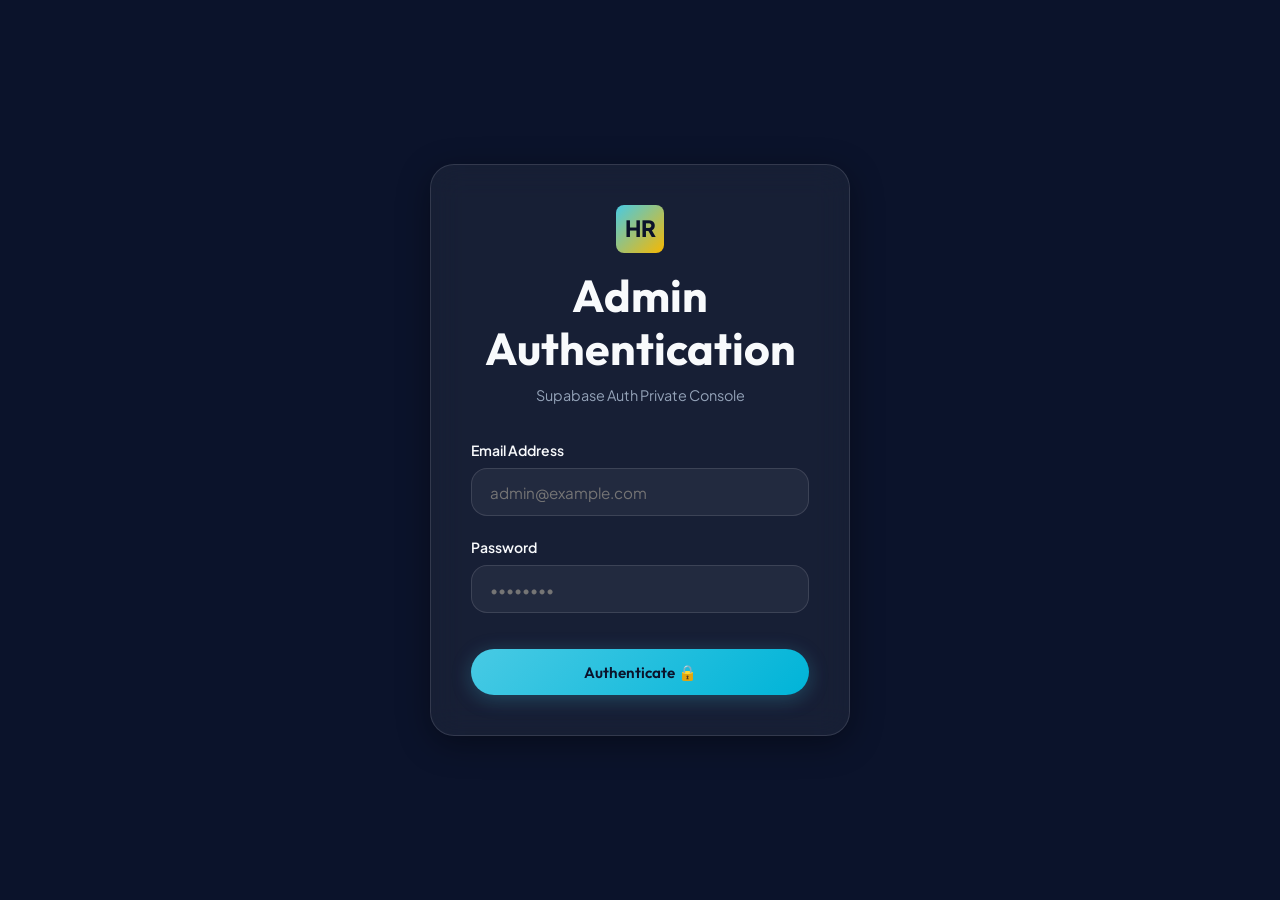
<file: docs/admin/index.html>
<!DOCTYPE html>
<html lang="en" data-theme="dark">
<head>
  <meta charset="UTF-8">
  <meta name="viewport" content="width=device-width, initial-scale=1.0">
  <title>Private Admin Portal | HR Automation Consulting</title>
  <meta name="robots" content="noindex, nofollow">
  
  <!-- CSS Stylesheet -->
  <link rel="stylesheet" href="../css/styles.css">
  <style>
    /* Admin Specific Panel Styles */
    .admin-layout {
      display: flex;
      min-height: 100vh;
    }
    .admin-sidebar {
      width: 260px;
      background: var(--bg-surface-glass);
      backdrop-filter: blur(20px);
      border-right: 1px solid var(--border-glass);
      padding: 2rem 1.5rem;
      display: flex;
      flex-direction: column;
    }
    .admin-main {
      flex: 1;
      padding: 2.5rem;
      overflow-y: auto;
    }
    .admin-menu {
      list-style: none;
      margin-top: 2rem;
      display: flex;
      flex-direction: column;
      gap: 0.5rem;
    }
    .admin-menu button {
      width: 100%;
      text-align: left;
      padding: 0.8rem 1rem;
      border-radius: var(--radius-md);
      background: none;
      border: 1px solid transparent;
      color: var(--text-secondary);
      font-family: var(--font-heading);
      font-weight: 600;
      cursor: pointer;
      transition: all var(--transition-fast);
    }
    .admin-menu button:hover, .admin-menu button.active {
      background: var(--bg-glass-card);
      border-color: var(--accent-teal);
      color: var(--accent-teal);
    }
    .admin-table {
      width: 100%;
      border-collapse: collapse;
      margin-top: 1.5rem;
    }
    .admin-table th, .admin-table td {
      padding: 1rem;
      text-align: left;
      border-bottom: 1px solid var(--border-glass);
    }
    .admin-table th {
      color: var(--text-muted);
      font-size: 0.85rem;
      text-transform: uppercase;
      letter-spacing: 1px;
    }
    .status-badge {
      display: inline-block;
      padding: 0.25rem 0.65rem;
      border-radius: var(--radius-full);
      font-size: 0.75rem;
      font-weight: 700;
      text-transform: uppercase;
    }
    .status-new { background: rgba(247, 184, 1, 0.2); color: var(--accent-gold); border: 1px solid var(--accent-gold); }
    .status-contacted { background: rgba(72, 202, 228, 0.2); color: var(--accent-teal); border: 1px solid var(--accent-teal); }
    .status-closed { background: rgba(100, 116, 139, 0.2); color: var(--text-muted); border: 1px solid var(--text-muted); }
    
    .switch {
      position: relative;
      display: inline-block;
      width: 50px;
      height: 26px;
    }
    .switch input { opacity: 0; width: 0; height: 0; }
    .slider {
      position: absolute; cursor: pointer; top: 0; left: 0; right: 0; bottom: 0;
      background-color: #334155; transition: .4s; border-radius: 34px;
    }
    .slider:before {
      position: absolute; content: ""; height: 18px; width: 18px; left: 4px; bottom: 4px;
      background-color: white; transition: .4s; border-radius: 50%;
    }
    input:checked + .slider { background-color: var(--accent-teal); }
    input:checked + .slider:before { transform: translateX(24px); }

    /* Login Modal Overlay */
    .login-overlay {
      position: fixed;
      top: 0; left: 0; right: 0; bottom: 0;
      background: var(--bg-primary);
      z-index: 3000;
      display: flex;
      align-items: center;
      justify-content: center;
      padding: 1.5rem;
    }
    .login-box {
      width: 100%;
      max-width: 420px;
      padding: 2.5rem;
    }
  </style>

  <!-- App JavaScript Modules -->
  <script src="../js/config.js" defer></script>
  <script src="admin.js" defer></script>
</head>
<body>

  <!-- ==================== AUTHENTICATION OVERLAY ==================== -->
  <div class="login-overlay" id="admin-login-overlay">
    <div class="glass-panel login-box">
      <div style="text-align: center; margin-bottom: 2rem;">
        <span class="logo-badge" style="margin: 0 auto 1rem; width: 48px; height: 48px; font-size: 1.4rem;">HR</span>
        <h2>Admin Authentication</h2>
        <p style="font-size: 0.9rem; margin-top: 0.5rem;">Supabase Auth Private Console</p>
      </div>

      <div id="login-error-msg" class="toast-alert toast-error"></div>

      <form id="admin-login-form">
        <div class="form-group">
          <label for="admin-email">Email Address</label>
          <input type="email" id="admin-email" class="form-input" placeholder="admin@example.com" required>
        </div>

        <div class="form-group">
          <label for="admin-password">Password</label>
          <input type="password" id="admin-password" class="form-input" placeholder="••••••••" required>
        </div>

        <button type="submit" class="btn btn-primary" style="width: 100%; margin-top: 1rem;">
          Authenticate 🔒
        </button>
      </form>
    </div>
  </div>

  <!-- ==================== MAIN ADMIN DASHBOARD ==================== -->
  <div class="admin-layout" id="admin-dashboard-layout" style="display: none;">
    <aside class="admin-sidebar">
      <div class="logo" style="margin-bottom: 1.5rem;">
        <span class="logo-badge">HR</span>
        <span>Admin<span class="text-gold">Panel</span></span>
      </div>

      <div style="font-size: 0.8rem; color: var(--text-muted); padding-bottom: 1rem; border-bottom: 1px solid var(--border-glass);">
        Logged in as: <strong id="user-email-display" style="color: var(--accent-teal);">admin</strong>
      </div>

      <ul class="admin-menu">
        <li><button class="active" data-tab="tab-leads">📥 Contact Leads</button></li>
        <li><button data-tab="tab-features">🎛️ Feature Toggles</button></li>
        <li><button data-tab="tab-portfolio">💼 Portfolio Projects</button></li>
        <li><button data-tab="tab-blog">📝 Blog Articles</button></li>
        <li><button data-tab="tab-profile">👤 Profile & Intro Video</button></li>
      </ul>

      <div style="margin-top: auto;">
        <button id="admin-logout-btn" class="btn btn-secondary" style="width: 100%;">
          Logout 🚪
        </button>
      </div>
    </aside>

    <main class="admin-main">
      <!-- LEADS TAB -->
      <section id="tab-leads" class="admin-tab-content">
        <div style="display: flex; align-items: center; justify-content: space-between; margin-bottom: 2rem;">
          <div>
            <h2>Inquiry Leads & Form Submissions</h2>
            <p>Track prospective client submissions from the public website.</p>
          </div>
          <div>
            <select id="lead-status-filter" class="form-select" style="width: auto;">
              <option value="">All Statuses</option>
              <option value="new">New Only</option>
              <option value="contacted">Contacted</option>
              <option value="closed">Closed</option>
            </select>
          </div>
        </div>

        <div class="glass-panel" style="padding: 1.5rem;">
          <table class="admin-table">
            <thead>
              <tr>
                <th>Date</th>
                <th>Client Name</th>
                <th>Email / Phone</th>
                <th>Service Interest</th>
                <th>Status</th>
                <th>Actions</th>
              </tr>
            </thead>
            <tbody id="leads-table-body">
              <!-- Rendered via JS -->
            </tbody>
          </table>
        </div>
      </section>

      <!-- FEATURE TOGGLES TAB -->
      <section id="tab-features" class="admin-tab-content" style="display: none;">
        <h2 style="margin-bottom: 0.5rem;">Public Section Feature Toggles</h2>
        <p style="margin-bottom: 2rem;">Instantly enable or disable public website sections without code deploys.</p>

        <div class="glass-panel" style="padding: 2rem; max-width: 650px;">
          <div style="display: flex; flex-direction: column; gap: 1.5rem;">
            <div style="display: flex; align-items: center; justify-content: space-between;">
              <div>
                <h4>Services Section</h4>
                <p style="font-size: 0.85rem;">Display core consulting services grid</p>
              </div>
              <label class="switch">
                <input type="checkbox" id="toggle-services" data-feature="services">
                <span class="slider"></span>
              </label>
            </div>

            <div style="display: flex; align-items: center; justify-content: space-between;">
              <div>
                <h4>Portfolio Section</h4>
                <p style="font-size: 0.85rem;">Display project showcase cards & YouTube demo embeds</p>
              </div>
              <label class="switch">
                <input type="checkbox" id="toggle-portfolio" data-feature="portfolio">
                <span class="slider"></span>
              </label>
            </div>

            <div style="display: flex; align-items: center; justify-content: space-between;">
              <div>
                <h4>Case Studies Section</h4>
                <p style="font-size: 0.85rem;">Display detailed project write-ups</p>
              </div>
              <label class="switch">
                <input type="checkbox" id="toggle-case_studies" data-feature="case_studies">
                <span class="slider"></span>
              </label>
            </div>

            <div style="display: flex; align-items: center; justify-content: space-between;">
              <div>
                <h4>Testimonials Section</h4>
                <p style="font-size: 0.85rem;">Display client review quotes</p>
              </div>
              <label class="switch">
                <input type="checkbox" id="toggle-testimonials" data-feature="testimonials">
                <span class="slider"></span>
              </label>
            </div>

            <div style="display: flex; align-items: center; justify-content: space-between;">
              <div>
                <h4>Blog Section</h4>
                <p style="font-size: 0.85rem;">Display articles and LinkedIn excerpt links</p>
              </div>
              <label class="switch">
                <input type="checkbox" id="toggle-blog" data-feature="blog">
                <span class="slider"></span>
              </label>
            </div>
          </div>
        </div>
      </section>

      <!-- PORTFOLIO CRUD TAB -->
      <section id="tab-portfolio" class="admin-tab-content" style="display: none;">
        <h2>Manage Portfolio Showcase</h2>
        <p style="margin-bottom: 2rem;">Add and edit portfolio cards displayed on the public site.</p>

        <div class="glass-panel" style="padding: 2rem; margin-bottom: 2rem;">
          <h3>Add New Portfolio Project</h3>
          <form id="portfolio-form" style="margin-top: 1rem;">
            <div class="form-group">
              <label>Project Title *</label>
              <input type="text" id="port-title" class="form-input" required>
            </div>
            <div class="form-group">
              <label>Description *</label>
              <textarea id="port-desc" class="form-textarea" required></textarea>
            </div>
            <div class="form-group">
              <label>Tech Pills (comma separated)</label>
              <input type="text" id="port-pills" class="form-input" placeholder="Python, Power BI, Excel VBA">
            </div>
            <div class="form-group">
              <label>External Link (GitHub or Demo)</label>
              <input type="url" id="port-link" class="form-input">
            </div>
            <div class="form-group">
              <label>Embedded YouTube Demo Video URL</label>
              <input type="url" id="port-youtube" class="form-input" placeholder="https://www.youtube.com/watch?v=...">
            </div>
            <button type="submit" class="btn btn-primary">Save Project</button>
          </form>
        </div>

        <div class="glass-panel" style="padding: 1.5rem;">
          <h3>Existing Portfolio Projects</h3>
          <div id="portfolio-list" style="margin-top: 1rem;"></div>
        </div>
      </section>

      <!-- BLOG CRUD TAB -->
      <section id="tab-blog" class="admin-tab-content" style="display: none;">
        <h2>Manage Blog Articles</h2>
        <p style="margin-bottom: 2rem;">Publish article excerpts and LinkedIn post links.</p>

        <div class="glass-panel" style="padding: 2rem; margin-bottom: 2rem;">
          <h3>Add New Blog Post</h3>
          <form id="blog-form" style="margin-top: 1rem;">
            <div class="form-group">
              <label>Article Title *</label>
              <input type="text" id="blog-title" class="form-input" required>
            </div>
            <div class="form-group">
              <label>Short Excerpt (Displayed on site) *</label>
              <textarea id="blog-excerpt" class="form-textarea" required></textarea>
            </div>
            <div class="form-group">
              <label>Full Content (Displayed inside Modal Viewer) *</label>
              <textarea id="blog-full-content" class="form-textarea" style="min-height: 160px;" required></textarea>
            </div>
            <div class="form-group">
              <label>LinkedIn Article URL</label>
              <input type="url" id="blog-linkedin" class="form-input" placeholder="https://www.linkedin.com/posts/...">
            </div>
            <button type="submit" class="btn btn-primary">Publish Post</button>
          </form>
        </div>
      </section>

      <!-- PROFILE MANAGEMENT TAB -->
      <section id="tab-profile" class="admin-tab-content" style="display: none;">
        <h2>Site Profile & Intro Video</h2>
        <p style="margin-bottom: 2rem;">Update profile photo, intro YouTube video link, and hero bio text.</p>

        <div class="glass-panel" style="padding: 2rem; max-width: 650px;">
          <form id="profile-form">
            <div class="form-group">
              <label>Profile Photo Image URL</label>
              <input type="url" id="prof-photo-url" class="form-input" required>
            </div>
            <div class="form-group">
              <label>Intro YouTube Video Embed URL</label>
              <input type="url" id="prof-video-url" class="form-input" required>
            </div>
            <div class="form-group">
              <label>Bio Headline</label>
              <input type="text" id="prof-headline" class="form-input" required>
            </div>
            <div class="form-group">
              <label>Bio Summary</label>
              <textarea id="prof-summary" class="form-textarea" required></textarea>
            </div>
            <button type="submit" class="btn btn-primary">Update Profile Settings</button>
          </form>
        </div>
      </section>
    </main>
  </div>

</body>
</html>
</file>
<file: docs/css/styles.css>
/* ==========================================================================
   HR SYSTEMS & AUTOMATION CONSULTING - GLASSMORPHISM DESIGN SYSTEM
   Brand Palette: Deep Navy, Ghanaian Gold, Electric Teal
   ========================================================================== */

@import url('https://fonts.googleapis.com/css2?family=Plus+Jakarta+Sans:wght@300;400;500;600;700;800&family=Outfit:wght@400;500;600;700;800&display=swap');

/* --- Theme Design Tokens --- */
:root {
  /* Color Palette - Dark Mode Default */
  --bg-primary: #0b132b;
  --bg-secondary: #1c2541;
  --bg-surface-glass: rgba(28, 37, 65, 0.45);
  --bg-glass-card: rgba(255, 255, 255, 0.05);
  --border-glass: rgba(255, 255, 255, 0.12);
  --border-glass-hover: rgba(72, 202, 228, 0.4);

  --text-primary: #f8fafc;
  --text-secondary: #94a3b8;
  --text-muted: #64748b;

  --accent-gold: #f7b801;
  --accent-gold-glow: rgba(247, 184, 1, 0.25);
  --accent-teal: #48cae4;
  --accent-teal-deep: #00b4d8;
  --accent-teal-glow: rgba(72, 202, 228, 0.25);

  --shadow-glass: 0 8px 32px 0 rgba(0, 0, 0, 0.37);
  --shadow-glow-teal: 0 0 25px rgba(72, 202, 228, 0.2);
  --shadow-glow-gold: 0 0 25px rgba(247, 184, 1, 0.2);

  --font-heading: 'Outfit', sans-serif;
  --font-body: 'Plus Jakarta Sans', sans-serif;

  --radius-sm: 8px;
  --radius-md: 16px;
  --radius-lg: 24px;
  --radius-full: 9999px;

  --transition-fast: 0.2s cubic-bezier(0.4, 0, 0.2, 1);
  --transition-normal: 0.35s cubic-bezier(0.4, 0, 0.2, 1);
  --transition-slow: 0.6s cubic-bezier(0.16, 1, 0.3, 1);
}

/* Light Mode Overrides */
[data-theme="light"] {
  --bg-primary: #f0f4f8;
  --bg-secondary: #ffffff;
  --bg-surface-glass: rgba(255, 255, 255, 0.7);
  --bg-glass-card: rgba(255, 255, 255, 0.65);
  --border-glass: rgba(11, 19, 43, 0.1);
  --border-glass-hover: rgba(0, 180, 216, 0.5);

  --text-primary: #0b132b;
  --text-secondary: #334155;
  --text-muted: #64748b;

  --accent-gold: #d4af37;
  --accent-gold-glow: rgba(212, 175, 55, 0.2);
  --accent-teal: #0096c7;
  --accent-teal-deep: #0077b6;
  --accent-teal-glow: rgba(0, 150, 199, 0.15);

  --shadow-glass: 0 8px 30px rgba(11, 19, 43, 0.08);
  --shadow-glow-teal: 0 0 20px rgba(0, 150, 199, 0.15);
  --shadow-glow-gold: 0 0 20px rgba(212, 175, 55, 0.15);
}

/* --- Base & Reset --- */
*,
*::before,
*::after {
  box-sizing: border-box;
  margin: 0;
  padding: 0;
}

html {
  font-size: 16px;
  scroll-behavior: initial;
  /* Driven by Lenis */
}

body {
  font-family: var(--font-body);
  background-color: var(--bg-primary);
  color: var(--text-primary);
  line-height: 1.6;
  overflow-x: hidden;
  transition: background-color var(--transition-normal), color var(--transition-normal);
  background-image:
    radial-gradient(circle at 15% 15%, var(--accent-teal-glow) 0%, transparent 40%),
    radial-gradient(circle at 85% 65%, var(--accent-gold-glow) 0%, transparent 45%);
  background-attachment: fixed;
}

h1,
h2,
h3,
h4,
h5,
h6 {
  font-family: var(--font-heading);
  color: var(--text-primary);
  font-weight: 700;
  line-height: 1.2;
}

h1 {
  font-size: clamp(2.2rem, 5vw, 4rem);
}

h2 {
  font-size: clamp(1.8rem, 3.5vw, 2.8rem);
}

h3 {
  font-size: clamp(1.3rem, 2.5vw, 1.8rem);
}

p {
  color: var(--text-secondary);
}

a {
  color: var(--accent-teal);
  text-decoration: none;
  transition: color var(--transition-fast);
}

a:hover {
  color: var(--accent-teal-deep);
}

img,
iframe {
  max-width: 100%;
  height: auto;
  display: block;
}

/* --- Glassmorphism Utility Classes --- */
.glass-panel {
  background: var(--bg-glass-card);
  backdrop-filter: blur(16px);
  -webkit-backdrop-filter: blur(16px);
  border: 1px solid var(--border-glass);
  border-radius: var(--radius-lg);
  box-shadow: var(--shadow-glass);
  transition: border-color var(--transition-normal), transform var(--transition-normal), box-shadow var(--transition-normal);
}

.glass-panel:hover {
  border-color: var(--border-glass-hover);
  box-shadow: var(--shadow-glass), var(--shadow-glow-teal);
}

.glass-nav {
  background: var(--bg-surface-glass);
  backdrop-filter: blur(20px);
  -webkit-backdrop-filter: blur(20px);
  border-bottom: 1px solid var(--border-glass);
}

/* --- Container & Layout --- */
.container {
  width: 90%;
  max-width: 1200px;
  margin: 0 auto;
  padding: 0 clamp(1rem, 2vw, 2rem);
}

.section {
  padding: clamp(4rem, 8vw, 7rem) 0;
  position: relative;
}

.section-header {
  text-align: center;
  max-width: 700px;
  margin: 0 auto clamp(2.5rem, 5vw, 4rem);
}

.section-tag {
  display: inline-block;
  font-family: var(--font-heading);
  font-size: 0.875rem;
  font-weight: 700;
  letter-spacing: 1.5px;
  text-transform: uppercase;
  color: var(--accent-gold);
  background: rgba(247, 184, 1, 0.12);
  border: 1px solid rgba(247, 184, 1, 0.3);
  padding: 0.35rem 1rem;
  border-radius: var(--radius-full);
  margin-bottom: 1rem;
}

.text-gradient {
  background: linear-gradient(135deg, var(--text-primary) 30%, var(--accent-teal) 100%);
  -webkit-background-clip: text;
  -webkit-text-fill-color: transparent;
}

.text-gold {
  color: var(--accent-gold);
}

/* --- Navigation Bar --- */
.header-nav {
  position: fixed;
  top: 0;
  left: 0;
  right: 0;
  z-index: 1000;
  padding: 1rem 0;
  transition: padding var(--transition-normal);
}

.nav-wrapper {
  display: flex;
  align-items: center;
  justify-content: space-between;
}

.logo {
  font-family: var(--font-heading);
  font-size: 1.35rem;
  font-weight: 800;
  color: var(--text-primary);
  display: flex;
  align-items: center;
  gap: 0.5rem;
}

.logo-badge {
  background: linear-gradient(135deg, var(--accent-teal), var(--accent-gold));
  color: #0b132b;
  width: 36px;
  height: 36px;
  border-radius: var(--radius-sm);
  display: flex;
  align-items: center;
  justify-content: center;
  font-weight: 800;
  font-size: 1.1rem;
}

.nav-links {
  display: flex;
  align-items: center;
  gap: 2rem;
  list-style: none;
}

.nav-links a {
  color: var(--text-secondary);
  font-weight: 500;
  font-size: 0.95rem;
}

.nav-links a:hover,
.nav-links a.active {
  color: var(--accent-teal);
}

.theme-toggle-btn {
  background: var(--bg-glass-card);
  border: 1px solid var(--border-glass);
  color: var(--text-primary);
  width: 42px;
  height: 42px;
  border-radius: var(--radius-full);
  display: flex;
  align-items: center;
  justify-content: center;
  cursor: pointer;
  font-size: 1.2rem;
  transition: all var(--transition-fast);
}

.theme-toggle-btn:hover {
  border-color: var(--accent-gold);
  transform: rotate(15deg);
}

.mobile-menu-btn {
  display: none;
  background: none;
  border: none;
  color: var(--text-primary);
  font-size: 1.5rem;
  cursor: pointer;
}

/* --- Hero Section --- */
.hero {
  padding-top: clamp(8rem, 12vw, 11rem);
  padding-bottom: clamp(4rem, 8vw, 6rem);
}

.hero-grid {
  display: grid;
  grid-template-columns: 1.1fr 0.9fr;
  gap: clamp(2rem, 5vw, 4rem);
  align-items: center;
}

.hero-content h1 {
  margin-bottom: 1.25rem;
}

.hero-subtitle {
  font-size: clamp(1.05rem, 2vw, 1.25rem);
  color: var(--text-secondary);
  margin-bottom: 2rem;
}

.badge-pills {
  display: flex;
  flex-wrap: wrap;
  gap: 0.75rem;
  margin-bottom: 2rem;
}

.badge-pill {
  background: var(--bg-glass-card);
  border: 1px solid var(--border-glass);
  padding: 0.4rem 0.9rem;
  border-radius: var(--radius-full);
  font-size: 0.85rem;
  font-weight: 600;
  color: var(--text-secondary);
}

.hero-cta-group {
  display: flex;
  align-items: center;
  gap: 1.25rem;
  flex-wrap: wrap;
}

.btn {
  display: inline-flex;
  align-items: center;
  justify-content: center;
  gap: 0.6rem;
  padding: 0.85rem 1.8rem;
  border-radius: var(--radius-full);
  font-family: var(--font-heading);
  font-weight: 600;
  font-size: 0.95rem;
  cursor: pointer;
  transition: all var(--transition-normal);
  border: none;
}

.btn-primary {
  background: linear-gradient(135deg, var(--accent-teal), var(--accent-teal-deep));
  color: #0b132b;
  box-shadow: 0 4px 20px var(--accent-teal-glow);
}

.btn-primary:hover {
  transform: translateY(-3px);
  box-shadow: 0 8px 30px rgba(72, 202, 228, 0.4);
  color: #0b132b;
}

.btn-secondary {
  background: var(--bg-glass-card);
  border: 1px solid var(--border-glass);
  color: var(--text-primary);
}

.btn-secondary:hover {
  border-color: var(--accent-gold);
  color: var(--accent-gold);
  transform: translateY(-3px);
}

.hero-visual {
  position: relative;
}

.hero-card {
  padding: 1.5rem;
  text-align: center;
}

.profile-img-container {
  width: 140px;
  height: 140px;
  margin: 0 auto 1.25rem;
  border-radius: var(--radius-full);
  padding: 4px;
  background: linear-gradient(135deg, var(--accent-teal), var(--accent-gold));
}

.profile-img-container img {
  width: 100%;
  height: 100%;
  object-fit: cover;
  border-radius: var(--radius-full);
}

.video-container {
  position: relative;
  width: 100%;
  padding-bottom: 56.25%;
  /* 16:9 Aspect Ratio */
  height: 0;
  border-radius: var(--radius-md);
  overflow: hidden;
  margin-top: 1rem;
  border: 1px solid var(--border-glass);
}

.video-container iframe {
  position: absolute;
  top: 0;
  left: 0;
  width: 100%;
  height: 100%;
  border: none;
}

/* --- Slideshow Carousel --- */
.slideshow-wrapper {
  position: relative;
  overflow: hidden;
  border-radius: var(--radius-lg);
  border: 1px solid var(--border-glass);
  background: var(--bg-glass-card);
  height: clamp(320px, 45vw, 520px);
}

.slideshow-track {
  display: flex;
  height: 100%;
  transition: transform var(--transition-slow);
}

.slide-item {
  min-width: 100%;
  height: 100%;
  position: relative;
}

.slide-item img {
  width: 100%;
  height: 100%;
  object-fit: cover;
}

.slide-caption {
  position: absolute;
  bottom: 0;
  left: 0;
  right: 0;
  padding: 2rem 2rem 1.5rem;
  background: linear-gradient(to top, rgba(11, 19, 43, 0.95), transparent);
  color: #ffffff;
  font-size: 1.1rem;
  font-weight: 500;
}

.slideshow-btn {
  position: absolute;
  top: 50%;
  transform: translateY(-50%);
  background: rgba(11, 19, 43, 0.6);
  backdrop-filter: blur(8px);
  border: 1px solid var(--border-glass);
  color: #ffffff;
  width: 48px;
  height: 48px;
  border-radius: var(--radius-full);
  display: flex;
  align-items: center;
  justify-content: center;
  cursor: pointer;
  z-index: 10;
  font-size: 1.25rem;
  transition: all var(--transition-fast);
}

.slideshow-btn:hover {
  background: var(--accent-teal);
  color: #0b132b;
}

.slideshow-btn.prev {
  left: 1.25rem;
}

.slideshow-btn.next {
  right: 1.25rem;
}

.slideshow-dots {
  position: absolute;
  bottom: 1rem;
  right: 1.5rem;
  display: flex;
  gap: 0.5rem;
  z-index: 10;
}

.dot {
  width: 10px;
  height: 10px;
  border-radius: var(--radius-full);
  background: rgba(255, 255, 255, 0.3);
  cursor: pointer;
  transition: all var(--transition-fast);
}

.dot.active {
  background: var(--accent-gold);
  width: 24px;
}

/* --- Services Section --- */
.services-grid {
  display: grid;
  grid-template-columns: repeat(auto-fit, minmax(280px, 1fr));
  gap: 1.75rem;
}

.service-card {
  padding: 2rem;
  display: flex;
  flex-direction: column;
  height: 100%;
}

.service-icon {
  width: 56px;
  height: 56px;
  border-radius: var(--radius-md);
  background: rgba(72, 202, 228, 0.12);
  border: 1px solid rgba(72, 202, 228, 0.25);
  color: var(--accent-teal);
  display: flex;
  align-items: center;
  justify-content: center;
  font-size: 1.5rem;
  margin-bottom: 1.5rem;
}

.service-card h3 {
  margin-bottom: 0.75rem;
}

/* --- Portfolio Section --- */
.portfolio-grid {
  display: grid;
  grid-template-columns: repeat(auto-fit, minmax(320px, 1fr));
  gap: 2rem;
}

.portfolio-card {
  padding: 1.75rem;
  display: flex;
  flex-direction: column;
  justify-content: space-between;
}

.portfolio-card h3 {
  margin-bottom: 0.75rem;
}

.portfolio-card p {
  margin-bottom: 1.25rem;
  font-size: 0.95rem;
}

.tech-pills {
  display: flex;
  flex-wrap: wrap;
  gap: 0.5rem;
  margin-bottom: 1.25rem;
}

.tech-pill {
  font-size: 0.75rem;
  font-weight: 600;
  padding: 0.25rem 0.65rem;
  border-radius: var(--radius-full);
  background: rgba(72, 202, 228, 0.1);
  color: var(--accent-teal);
  border: 1px solid rgba(72, 202, 228, 0.2);
}

.portfolio-links {
  display: flex;
  align-items: center;
  gap: 1rem;
  margin-top: auto;
  padding-top: 1rem;
  border-top: 1px solid var(--border-glass);
}

/* --- Case Studies & Testimonials --- */
.case-studies-grid {
  display: grid;
  grid-template-columns: repeat(auto-fit, minmax(340px, 1fr));
  gap: 2rem;
}

.case-study-card {
  padding: 2rem;
}

.testimonials-grid {
  display: grid;
  grid-template-columns: repeat(auto-fit, minmax(300px, 1fr));
  gap: 1.75rem;
}

.testimonial-card {
  padding: 2rem;
  position: relative;
}

.quote-icon {
  font-size: 2.5rem;
  color: var(--accent-gold);
  opacity: 0.4;
  line-height: 1;
  margin-bottom: 0.5rem;
}

.testimonial-quote {
  font-style: italic;
  margin-bottom: 1.5rem;
  font-size: 0.98rem;
}

.testimonial-author {
  display: flex;
  align-items: center;
  gap: 0.85rem;
}

.author-info h4 {
  font-size: 1rem;
}

.author-info p {
  font-size: 0.85rem;
}

/* --- Blog Section --- */
.blog-grid {
  display: grid;
  grid-template-columns: repeat(auto-fit, minmax(320px, 1fr));
  gap: 2rem;
}

.blog-card {
  padding: 1.75rem;
  display: flex;
  flex-direction: column;
}

.blog-date {
  font-size: 0.8rem;
  color: var(--accent-gold);
  margin-bottom: 0.5rem;
  font-weight: 600;
}

.blog-card h3 {
  margin-bottom: 0.75rem;
  font-size: 1.2rem;
}

.blog-card p {
  font-size: 0.95rem;
  margin-bottom: 1.25rem;
  flex-grow: 1;
}

.blog-actions {
  display: flex;
  align-items: center;
  justify-content: space-between;
  margin-top: auto;
  padding-top: 1rem;
  border-top: 1px solid var(--border-glass);
}

/* --- Modal Styles --- */
.modal-overlay {
  position: fixed;
  top: 0;
  left: 0;
  right: 0;
  bottom: 0;
  background: rgba(11, 19, 43, 0.8);
  backdrop-filter: blur(12px);
  z-index: 2000;
  display: flex;
  align-items: center;
  justify-content: center;
  padding: 1.5rem;
  opacity: 0;
  pointer-events: none;
  transition: opacity var(--transition-normal);
}

.modal-overlay.active {
  opacity: 1;
  pointer-events: auto;
}

.modal-container {
  width: 100%;
  max-width: 750px;
  max-height: 85vh;
  overflow-y: auto;
  padding: 2.5rem;
  position: relative;
}

.modal-close-btn {
  position: absolute;
  top: 1.25rem;
  right: 1.25rem;
  background: var(--bg-glass-card);
  border: 1px solid var(--border-glass);
  color: var(--text-primary);
  width: 36px;
  height: 36px;
  border-radius: var(--radius-full);
  display: flex;
  align-items: center;
  justify-content: center;
  cursor: pointer;
  font-size: 1.2rem;
}

/* --- Contact Form --- */
.contact-grid {
  display: grid;
  grid-template-columns: 1fr 1.2fr;
  gap: 3rem;
  align-items: start;
}

.contact-card {
  padding: 2.5rem;
}

.form-group {
  margin-bottom: 1.25rem;
}

.form-group label {
  display: block;
  font-size: 0.875rem;
  font-weight: 600;
  margin-bottom: 0.4rem;
  color: var(--text-primary);
}

.form-input,
.form-select,
.form-textarea {
  width: 100%;
  padding: 0.85rem 1.1rem;
  background: var(--bg-glass-card);
  border: 1px solid var(--border-glass);
  border-radius: var(--radius-md);
  color: var(--text-primary);
  font-family: var(--font-body);
  font-size: 0.95rem;
  transition: border-color var(--transition-fast), box-shadow var(--transition-fast);
}

.form-input:focus,
.form-select:focus,
.form-textarea:focus {
  outline: none;
  border-color: var(--accent-teal);
  box-shadow: 0 0 15px var(--accent-teal-glow);
}

.form-textarea {
  resize: vertical;
  min-height: 120px;
}

/* Form Toast Alerts */
.toast-alert {
  padding: 1rem 1.25rem;
  border-radius: var(--radius-md);
  margin-bottom: 1.25rem;
  font-size: 0.9rem;
  display: none;
}

.toast-success {
  background: rgba(16, 185, 129, 0.15);
  border: 1px solid rgba(16, 185, 129, 0.4);
  color: #10b981;
}

.toast-error {
  background: rgba(239, 68, 68, 0.15);
  border: 1px solid rgba(239, 68, 68, 0.4);
  color: #ef4444;
}

/* --- Footer --- */
.footer {
  padding: 3rem 0 2rem;
  border-top: 1px solid var(--border-glass);
  text-align: center;
  font-size: 0.9rem;
}

/* --- Responsive Media Queries --- */
@media (max-width: 992px) {
  .hero-grid {
    grid-template-columns: 1fr;
    text-align: center;
  }

  .hero-cta-group,
  .badge-pills {
    justify-content: center;
  }

  .contact-grid {
    grid-template-columns: 1fr;
  }
}

@media (max-width: 768px) {
  .nav-links {
    position: fixed;
    top: 70px;
    left: 0;
    right: 0;
    background: var(--bg-primary);
    flex-direction: column;
    padding: 2rem;
    gap: 1.5rem;
    border-bottom: 1px solid var(--border-glass);
    transform: translateY(-150%);
    transition: transform var(--transition-normal);
  }

  .nav-links.mobile-active {
    transform: translateY(0);
  }

  .mobile-menu-btn {
    display: block;
  }
}
</file>
